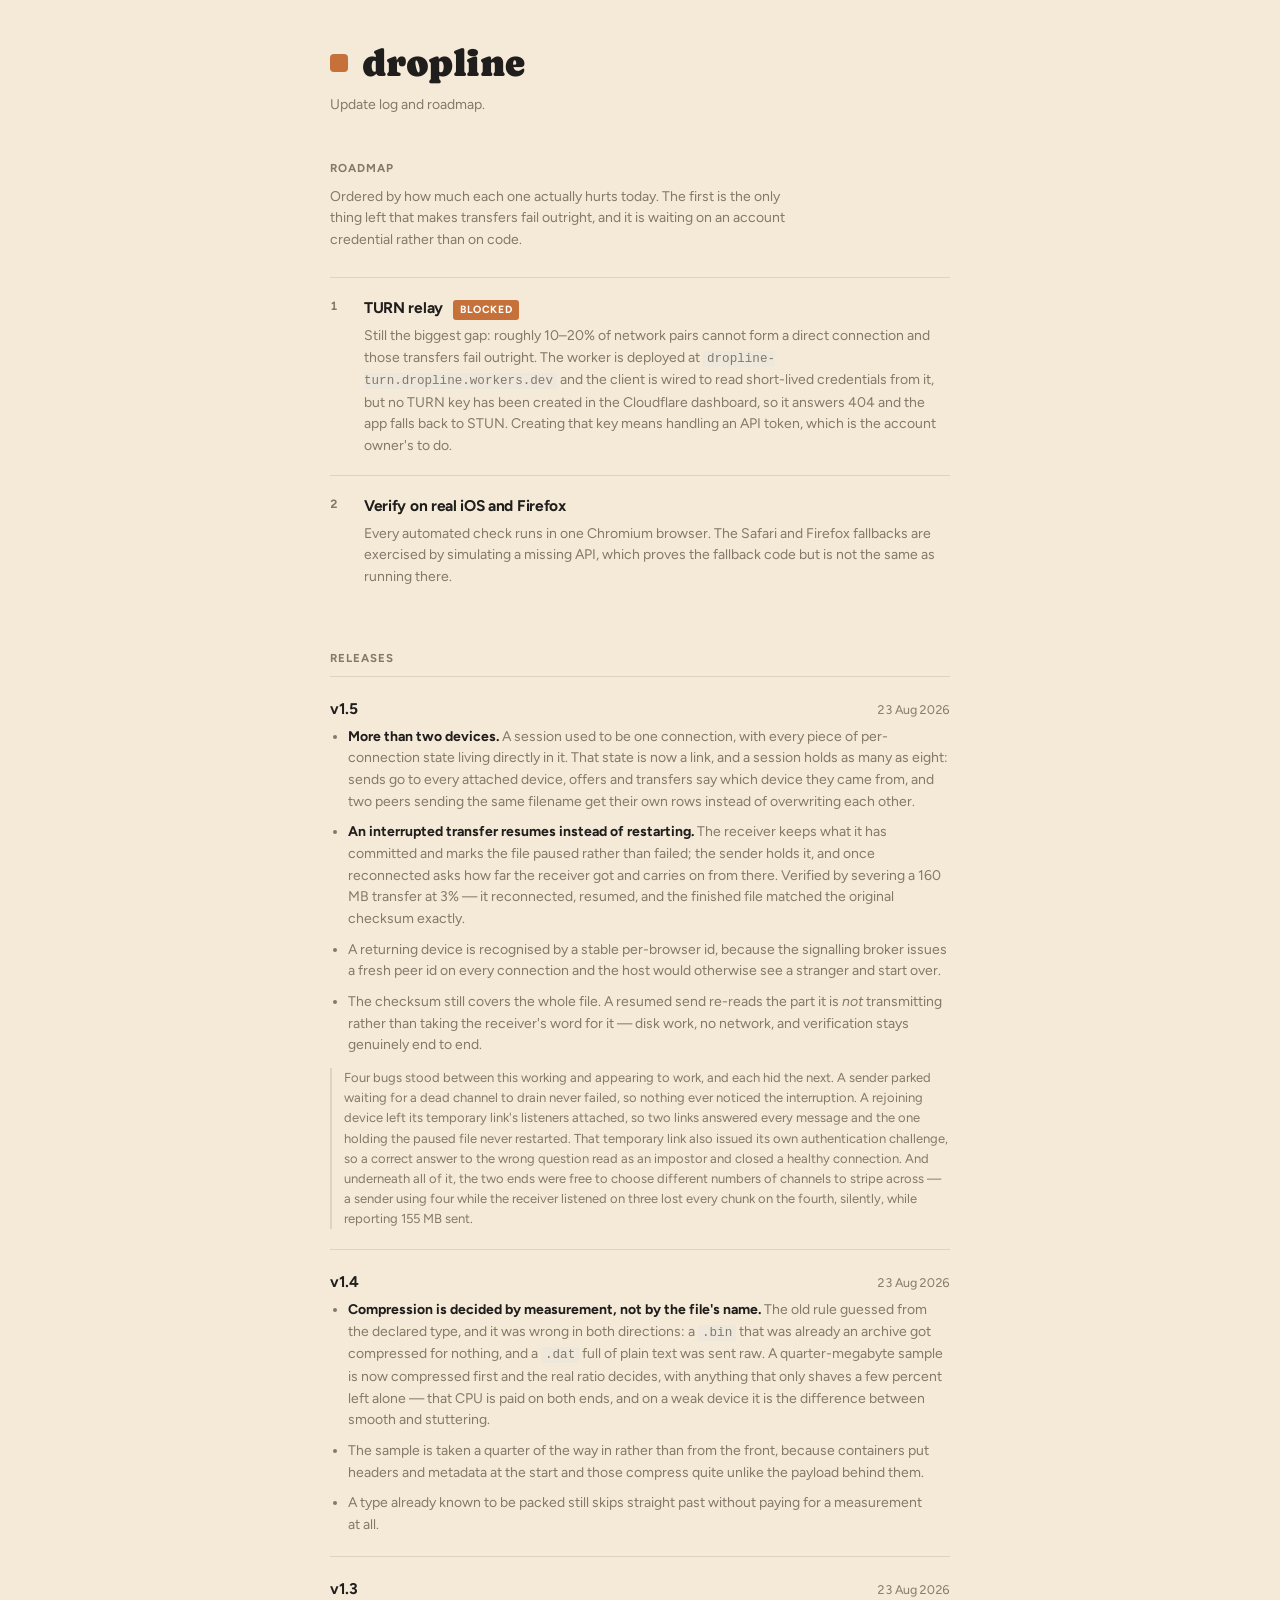
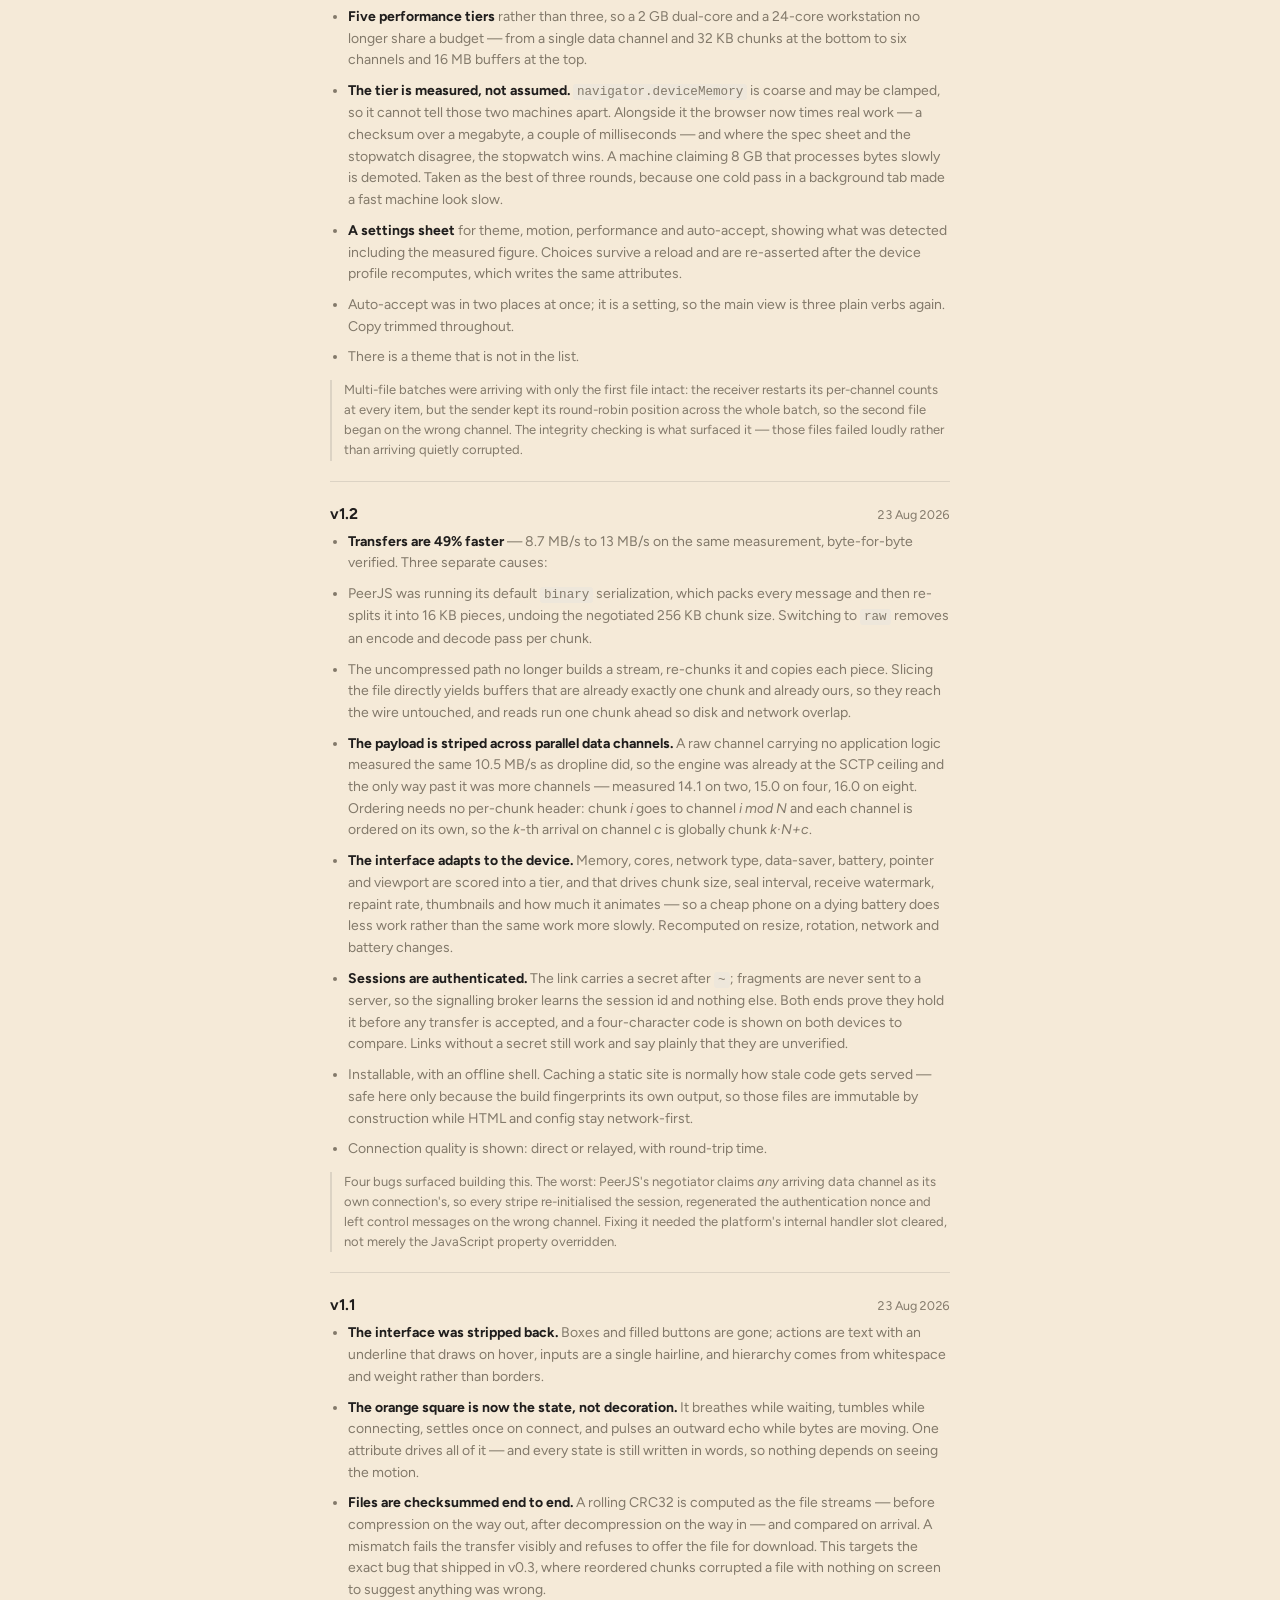
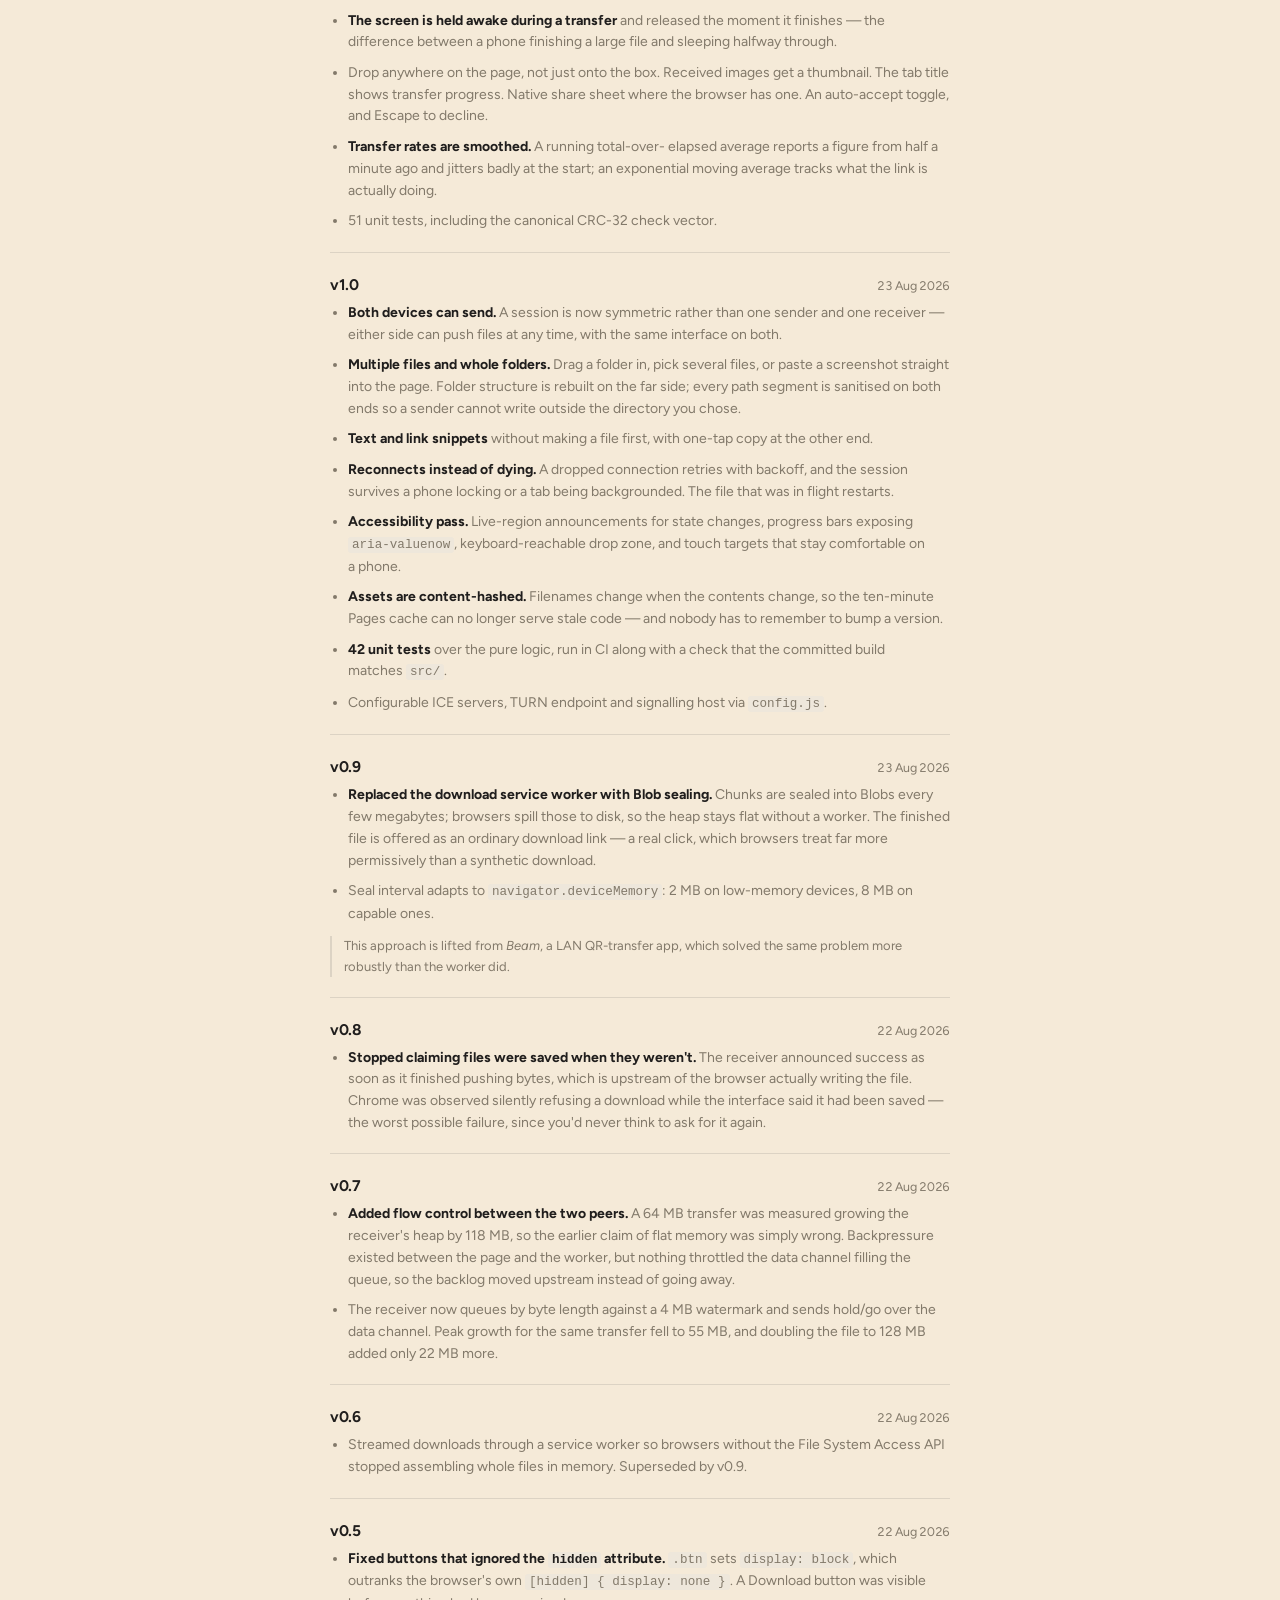
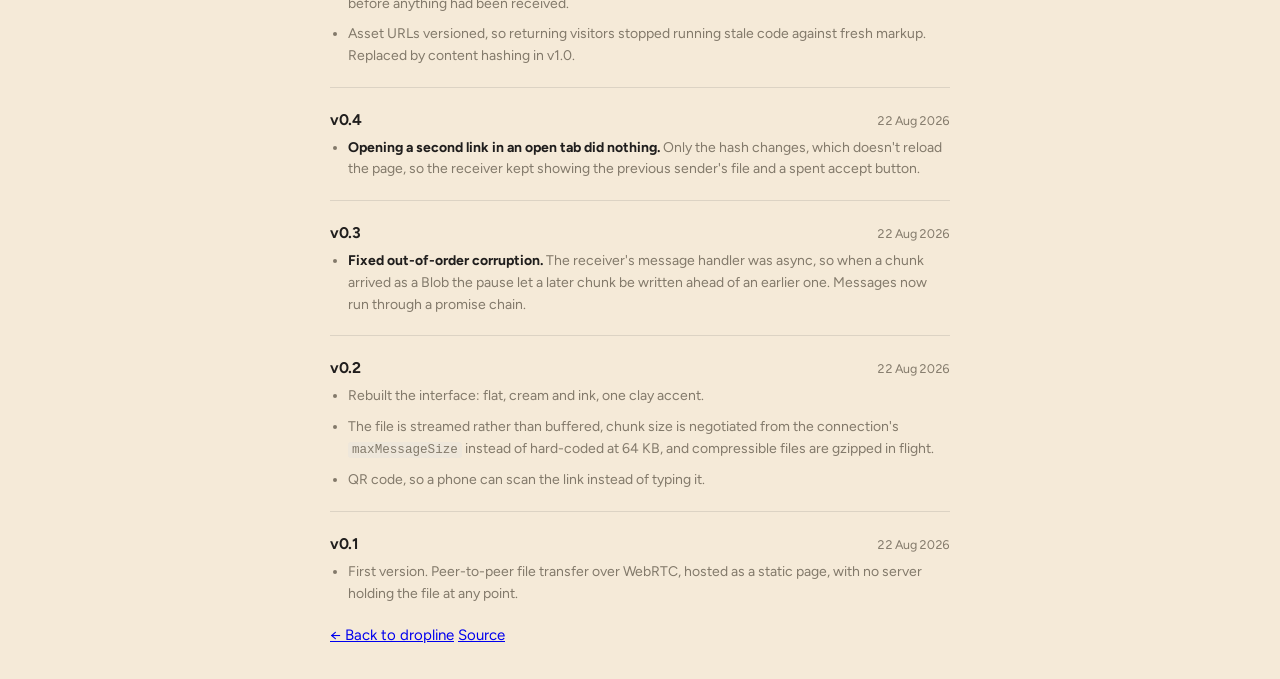
<file: updates.html>
<!DOCTYPE html>
<html lang="en">
<head>
<meta charset="utf-8">
<meta name="viewport" content="width=device-width, initial-scale=1">
<meta name="color-scheme" content="light dark">
<title>dropline — update log</title>
<meta name="description" content="Release notes and roadmap for dropline.">
<link rel="stylesheet" href="style.254a30c35a.css">
<link rel="icon" href="data:image/svg+xml,<svg xmlns='http://www.w3.org/2000/svg' viewBox='0 0 32 32'><rect width='32' height='32' rx='3' fill='%23D97757'/></svg>">
</head>
<body class="doc">

<main>
  <header>
    <h1 class="wordmark"><span class="mark" aria-hidden="true"><i></i></span>dropline</h1>
    <p class="lede">Update log and roadmap.</p>
  </header>

  <section class="panel">
    <h2 class="sect">Roadmap</h2>
    <p class="sect-note">
      Ordered by how much each one actually hurts today. The first is the only
      thing left that makes transfers fail outright, and it is waiting on an
      account credential rather than on code.
    </p>

    <ol class="road">
      <li>
        <h3>TURN relay <span class="tag tag-now">blocked</span></h3>
        <p>
          Still the biggest gap: roughly 10–20% of network pairs cannot form a
          direct connection and those transfers fail outright. The worker is
          deployed at <code>dropline-turn.dropline.workers.dev</code> and the
          client is wired to read short-lived credentials from it, but no TURN
          key has been created in the Cloudflare dashboard, so it answers 404
          and the app falls back to STUN. Creating that key means handling an
          API token, which is the account owner's to do.
        </p>
      </li>
      <li>
        <h3>Verify on real iOS and Firefox</h3>
        <p>
          Every automated check runs in one Chromium browser. The Safari and
          Firefox fallbacks are exercised by simulating a missing API, which
          proves the fallback code but is not the same as running there.
        </p>
      </li>
    </ol>
  </section>

  <section class="panel">
    <h2 class="sect">Releases</h2>

    <article class="rel">
      <h3>v1.5 <time datetime="2026-08-23">23 Aug 2026</time></h3>
      <ul>
        <li>
          <strong>More than two devices.</strong> A session used to be one
          connection, with every piece of per-connection state living directly
          in it. That state is now a link, and a session holds as many as eight:
          sends go to every attached device, offers and transfers say which
          device they came from, and two peers sending the same filename get
          their own rows instead of overwriting each other.
        </li>
        <li>
          <strong>An interrupted transfer resumes instead of restarting.</strong>
          The receiver keeps what it has committed and marks the file paused
          rather than failed; the sender holds it, and once reconnected asks how
          far the receiver got and carries on from there. Verified by severing a
          160 MB transfer at 3% — it reconnected, resumed, and the finished file
          matched the original checksum exactly.
        </li>
        <li>
          A returning device is recognised by a stable per-browser id, because
          the signalling broker issues a fresh peer id on every connection and
          the host would otherwise see a stranger and start over.
        </li>
        <li>
          The checksum still covers the whole file. A resumed send re-reads the
          part it is <em>not</em> transmitting rather than taking the receiver's
          word for it — disk work, no network, and verification stays genuinely
          end to end.
        </li>
      </ul>
      <p class="credit">
        Four bugs stood between this working and appearing to work, and each hid
        the next. A sender parked waiting for a dead channel to drain never
        failed, so nothing ever noticed the interruption. A rejoining device
        left its temporary link's listeners attached, so two links answered
        every message and the one holding the paused file never restarted. That
        temporary link also issued its own authentication challenge, so a
        correct answer to the wrong question read as an impostor and closed a
        healthy connection. And underneath all of it, the two ends were free to
        choose different numbers of channels to stripe across — a sender using
        four while the receiver listened on three lost every chunk on the
        fourth, silently, while reporting 155 MB sent.
      </p>
    </article>

    <article class="rel">
      <h3>v1.4 <time datetime="2026-08-23">23 Aug 2026</time></h3>
      <ul>
        <li>
          <strong>Compression is decided by measurement, not by the file's
          name.</strong> The old rule guessed from the declared type, and it was
          wrong in both directions: a <code>.bin</code> that was already an
          archive got compressed for nothing, and a <code>.dat</code> full of
          plain text was sent raw. A quarter-megabyte sample is now compressed
          first and the real ratio decides, with anything that only shaves a few
          percent left alone — that CPU is paid on both ends, and on a weak
          device it is the difference between smooth and stuttering.
        </li>
        <li>
          The sample is taken a quarter of the way in rather than from the
          front, because containers put headers and metadata at the start and
          those compress quite unlike the payload behind them.
        </li>
        <li>
          A type already known to be packed still skips straight past without
          paying for a measurement at all.
        </li>
      </ul>
    </article>

    <article class="rel">
      <h3>v1.3 <time datetime="2026-08-23">23 Aug 2026</time></h3>
      <ul>
        <li>
          <strong>Five performance tiers</strong> rather than three, so a 2 GB
          dual-core and a 24-core workstation no longer share a budget — from a
          single data channel and 32 KB chunks at the bottom to six channels and
          16 MB buffers at the top.
        </li>
        <li>
          <strong>The tier is measured, not assumed.</strong>
          <code>navigator.deviceMemory</code> is coarse and may be clamped, so
          it cannot tell those two machines apart. Alongside it the browser now
          times real work — a checksum over a megabyte, a couple of milliseconds
          — and where the spec sheet and the stopwatch disagree, the stopwatch
          wins. A machine claiming 8 GB that processes bytes slowly is demoted.
          Taken as the best of three rounds, because one cold pass in a
          background tab made a fast machine look slow.
        </li>
        <li>
          <strong>A settings sheet</strong> for theme, motion, performance and
          auto-accept, showing what was detected including the measured figure.
          Choices survive a reload and are re-asserted after the device profile
          recomputes, which writes the same attributes.
        </li>
        <li>
          Auto-accept was in two places at once; it is a setting, so the main
          view is three plain verbs again. Copy trimmed throughout.
        </li>
        <li>There is a theme that is not in the list.</li>
      </ul>
      <p class="credit">
        Multi-file batches were arriving with only the first file intact: the
        receiver restarts its per-channel counts at every item, but the sender
        kept its round-robin position across the whole batch, so the second file
        began on the wrong channel. The integrity checking is what surfaced it —
        those files failed loudly rather than arriving quietly corrupted.
      </p>
    </article>

    <article class="rel">
      <h3>v1.2 <time datetime="2026-08-23">23 Aug 2026</time></h3>
      <ul>
        <li>
          <strong>Transfers are 49% faster</strong> — 8.7 MB/s to 13 MB/s on the
          same measurement, byte-for-byte verified. Three separate causes:
        </li>
        <li>
          PeerJS was running its default <code>binary</code> serialization,
          which packs every message and then re-splits it into 16 KB pieces,
          undoing the negotiated 256 KB chunk size. Switching to
          <code>raw</code> removes an encode and decode pass per chunk.
        </li>
        <li>
          The uncompressed path no longer builds a stream, re-chunks it and
          copies each piece. Slicing the file directly yields buffers that are
          already exactly one chunk and already ours, so they reach the wire
          untouched, and reads run one chunk ahead so disk and network overlap.
        </li>
        <li>
          <strong>The payload is striped across parallel data channels.</strong>
          A raw channel carrying no application logic measured the same
          10.5 MB/s as dropline did, so the engine was already at the SCTP
          ceiling and the only way past it was more channels — measured 14.1 on
          two, 15.0 on four, 16.0 on eight. Ordering needs no per-chunk header:
          chunk <em>i</em> goes to channel <em>i mod N</em> and each channel is
          ordered on its own, so the <em>k</em>-th arrival on channel <em>c</em>
          is globally chunk <em>k·N+c</em>.
        </li>
        <li>
          <strong>The interface adapts to the device.</strong> Memory, cores,
          network type, data-saver, battery, pointer and viewport are scored
          into a tier, and that drives chunk size, seal interval, receive
          watermark, repaint rate, thumbnails and how much it animates — so a
          cheap phone on a dying battery does less work rather than the same
          work more slowly. Recomputed on resize, rotation, network and battery
          changes.
        </li>
        <li>
          <strong>Sessions are authenticated.</strong> The link carries a secret
          after <code>~</code>; fragments are never sent to a server, so the
          signalling broker learns the session id and nothing else. Both ends
          prove they hold it before any transfer is accepted, and a
          four-character code is shown on both devices to compare. Links
          without a secret still work and say plainly that they are unverified.
        </li>
        <li>
          Installable, with an offline shell. Caching a static site is normally
          how stale code gets served — safe here only because the build
          fingerprints its own output, so those files are immutable by
          construction while HTML and config stay network-first.
        </li>
        <li>
          Connection quality is shown: direct or relayed, with round-trip time.
        </li>
      </ul>
      <p class="credit">
        Four bugs surfaced building this. The worst: PeerJS's negotiator claims
        <em>any</em> arriving data channel as its own connection's, so every
        stripe re-initialised the session, regenerated the authentication nonce
        and left control messages on the wrong channel. Fixing it needed the
        platform's internal handler slot cleared, not merely the JavaScript
        property overridden.
      </p>
    </article>

    <article class="rel">
      <h3>v1.1 <time datetime="2026-08-23">23 Aug 2026</time></h3>
      <ul>
        <li>
          <strong>The interface was stripped back.</strong> Boxes and filled
          buttons are gone; actions are text with an underline that draws on
          hover, inputs are a single hairline, and hierarchy comes from
          whitespace and weight rather than borders.
        </li>
        <li>
          <strong>The orange square is now the state, not decoration.</strong>
          It breathes while waiting, tumbles while connecting, settles once on
          connect, and pulses an outward echo while bytes are moving. One
          attribute drives all of it — and every state is still written in
          words, so nothing depends on seeing the motion.
        </li>
        <li>
          <strong>Files are checksummed end to end.</strong> A rolling CRC32 is
          computed as the file streams — before compression on the way out,
          after decompression on the way in — and compared on arrival. A
          mismatch fails the transfer visibly and refuses to offer the file for
          download. This targets the exact bug that shipped in v0.3, where
          reordered chunks corrupted a file with nothing on screen to suggest
          anything was wrong.
        </li>
        <li>
          <strong>The screen is held awake during a transfer</strong> and
          released the moment it finishes — the difference between a phone
          finishing a large file and sleeping halfway through.
        </li>
        <li>
          Drop anywhere on the page, not just onto the box. Received images get
          a thumbnail. The tab title shows transfer progress. Native share sheet
          where the browser has one. An auto-accept toggle, and Escape to
          decline.
        </li>
        <li>
          <strong>Transfer rates are smoothed.</strong> A running total-over-
          elapsed average reports a figure from half a minute ago and jitters
          badly at the start; an exponential moving average tracks what the link
          is actually doing.
        </li>
        <li>51 unit tests, including the canonical CRC-32 check vector.</li>
      </ul>
    </article>

    <article class="rel">
      <h3>v1.0 <time datetime="2026-08-23">23 Aug 2026</time></h3>
      <ul>
        <li>
          <strong>Both devices can send.</strong> A session is now symmetric
          rather than one sender and one receiver — either side can push files
          at any time, with the same interface on both.
        </li>
        <li>
          <strong>Multiple files and whole folders.</strong> Drag a folder in,
          pick several files, or paste a screenshot straight into the page.
          Folder structure is rebuilt on the far side; every path segment is
          sanitised on both ends so a sender cannot write outside the directory
          you chose.
        </li>
        <li>
          <strong>Text and link snippets</strong> without making a file first,
          with one-tap copy at the other end.
        </li>
        <li>
          <strong>Reconnects instead of dying.</strong> A dropped connection
          retries with backoff, and the session survives a phone locking or a
          tab being backgrounded. The file that was in flight restarts.
        </li>
        <li>
          <strong>Accessibility pass.</strong> Live-region announcements for
          state changes, progress bars exposing <code>aria-valuenow</code>,
          keyboard-reachable drop zone, and touch targets that stay comfortable
          on a phone.
        </li>
        <li>
          <strong>Assets are content-hashed.</strong> Filenames change when the
          contents change, so the ten-minute Pages cache can no longer serve
          stale code — and nobody has to remember to bump a version.
        </li>
        <li>
          <strong>42 unit tests</strong> over the pure logic, run in CI along
          with a check that the committed build matches <code>src/</code>.
        </li>
        <li>
          Configurable ICE servers, TURN endpoint and signalling host via
          <code>config.js</code>.
        </li>
      </ul>
    </article>

    <article class="rel">
      <h3>v0.9 <time datetime="2026-08-23">23 Aug 2026</time></h3>
      <ul>
        <li>
          <strong>Replaced the download service worker with Blob sealing.</strong>
          Chunks are sealed into Blobs every few megabytes; browsers spill those
          to disk, so the heap stays flat without a worker. The finished file is
          offered as an ordinary download link — a real click, which browsers
          treat far more permissively than a synthetic download.
        </li>
        <li>
          Seal interval adapts to <code>navigator.deviceMemory</code>: 2 MB on
          low-memory devices, 8 MB on capable ones.
        </li>
      </ul>
      <p class="credit">
        This approach is lifted from <em>Beam</em>, a LAN QR-transfer app, which
        solved the same problem more robustly than the worker did.
      </p>
    </article>

    <article class="rel">
      <h3>v0.8 <time datetime="2026-08-22">22 Aug 2026</time></h3>
      <ul>
        <li>
          <strong>Stopped claiming files were saved when they weren't.</strong>
          The receiver announced success as soon as it finished pushing bytes,
          which is upstream of the browser actually writing the file. Chrome was
          observed silently refusing a download while the interface said it had
          been saved — the worst possible failure, since you'd never think to ask
          for it again.
        </li>
      </ul>
    </article>

    <article class="rel">
      <h3>v0.7 <time datetime="2026-08-22">22 Aug 2026</time></h3>
      <ul>
        <li>
          <strong>Added flow control between the two peers.</strong> A 64 MB
          transfer was measured growing the receiver's heap by 118 MB, so the
          earlier claim of flat memory was simply wrong. Backpressure existed
          between the page and the worker, but nothing throttled the data
          channel filling the queue, so the backlog moved upstream instead of
          going away.
        </li>
        <li>
          The receiver now queues by byte length against a 4 MB watermark and
          sends hold/go over the data channel. Peak growth for the same transfer
          fell to 55 MB, and doubling the file to 128 MB added only 22 MB more.
        </li>
      </ul>
    </article>

    <article class="rel">
      <h3>v0.6 <time datetime="2026-08-22">22 Aug 2026</time></h3>
      <ul>
        <li>
          Streamed downloads through a service worker so browsers without the
          File System Access API stopped assembling whole files in memory.
          Superseded by v0.9.
        </li>
      </ul>
    </article>

    <article class="rel">
      <h3>v0.5 <time datetime="2026-08-22">22 Aug 2026</time></h3>
      <ul>
        <li>
          <strong>Fixed buttons that ignored the <code>hidden</code> attribute.</strong>
          <code>.btn</code> sets <code>display: block</code>, which outranks the
          browser's own <code>[hidden] { display: none }</code>. A Download
          button was visible before anything had been received.
        </li>
        <li>
          Asset URLs versioned, so returning visitors stopped running stale code
          against fresh markup. Replaced by content hashing in v1.0.
        </li>
      </ul>
    </article>

    <article class="rel">
      <h3>v0.4 <time datetime="2026-08-22">22 Aug 2026</time></h3>
      <ul>
        <li>
          <strong>Opening a second link in an open tab did nothing.</strong> Only
          the hash changes, which doesn't reload the page, so the receiver kept
          showing the previous sender's file and a spent accept button.
        </li>
      </ul>
    </article>

    <article class="rel">
      <h3>v0.3 <time datetime="2026-08-22">22 Aug 2026</time></h3>
      <ul>
        <li>
          <strong>Fixed out-of-order corruption.</strong> The receiver's message
          handler was async, so when a chunk arrived as a Blob the pause let a
          later chunk be written ahead of an earlier one. Messages now run
          through a promise chain.
        </li>
      </ul>
    </article>

    <article class="rel">
      <h3>v0.2 <time datetime="2026-08-22">22 Aug 2026</time></h3>
      <ul>
        <li>Rebuilt the interface: flat, cream and ink, one clay accent.</li>
        <li>
          The file is streamed rather than buffered, chunk size is negotiated
          from the connection's <code>maxMessageSize</code> instead of hard-coded
          at 64 KB, and compressible files are gzipped in flight.
        </li>
        <li>QR code, so a phone can scan the link instead of typing it.</li>
      </ul>
    </article>

    <article class="rel">
      <h3>v0.1 <time datetime="2026-08-22">22 Aug 2026</time></h3>
      <ul>
        <li>
          First version. Peer-to-peer file transfer over WebRTC, hosted as a
          static page, with no server holding the file at any point.
        </li>
      </ul>
    </article>
  </section>

  <footer>
    <a href="./">← Back to dropline</a>
    <a href="https://github.com/jidiotspam-hue/dropline">Source</a>
  </footer>
</main>

</body>
</html>
</file>
<file: style.254a30c35a.css>
/* dropline — Organic: cream paper, ink, a clay accent, a sage green for
   verified/good states. Flat by intent: no shadows, no gradients, no glass.
   Almost no borders. Hierarchy comes from whitespace and weight; motion
   carries state. */

@import url('https://fonts.googleapis.com/css2?family=Caprasimo&family=Figtree:wght@400;600;700&display=swap');

:root {
  --paper: #F5EAD8;
  --raised: #EEE7DB;
  --ink: #201E1D;
  --muted: #82796A;
  --faint: #C0B6A5;
  --rule: #DCD3C4;
  --clay: #C67139;
  --clay-strong: #B2622D;
  --clay-strong-hover: #8C491A;
  --ok: #56633F;
  --bad: #9C3A22;

  --font-heading: "Caprasimo", ui-sans-serif, system-ui, sans-serif;
  --font-body: "Figtree", ui-sans-serif, -apple-system, BlinkMacSystemFont, "Segoe UI",
               "Helvetica Neue", Arial, sans-serif;

  --step: clamp(28px, 5.5vw, 44px);
  --ease: cubic-bezier(.32, .72, 0, 1);
}

@media (prefers-color-scheme: dark) {
  :root {
    --paper: #1B1815;
    --raised: #241F19;
    --ink: #F5EAD8;
    --muted: #A89D8A;
    --faint: #4A4234;
    --rule: #372F26;
    --clay-strong: #F6A06B;
    --clay-strong-hover: #FFC6A5;
    --ok: #AEBF92;
    --bad: #E3A187;
  }
}

*, *::before, *::after { box-sizing: border-box; }

/* The hidden attribute only gets display:none from the UA sheet, which any
   author rule setting display outranks. */
[hidden] { display: none !important; }

html { -webkit-text-size-adjust: 100%; }

body {
  margin: 0;
  min-height: 100svh;
  display: grid;
  place-items: center;
  padding: var(--step) 24px;
  background: var(--paper);
  color: var(--ink);
  font-family: var(--font-body);
  font-size: 15px;
  line-height: 1.55;
  -webkit-font-smoothing: antialiased;
}

#app { width: 100%; max-width: 440px; }

.sr-only {
  position: absolute; width: 1px; height: 1px;
  margin: -1px; padding: 0; overflow: hidden;
  clip: rect(0 0 0 0); white-space: nowrap; border: 0;
}

/* ── the mark: one square that carries every state ── */

.wordmark {
  display: flex;
  align-items: center;
  gap: 14px;
  margin: 0;
  font-family: var(--font-heading);
  font-weight: 400;
  font-size: clamp(30px, 7vw, 38px);
  letter-spacing: -0.015em;
  line-height: 1;
}

.mark {
  position: relative;
  width: 18px;
  height: 18px;
  flex: none;
}

.mark i {
  position: absolute;
  inset: 0;
  display: block;
  border-radius: 4px;
  background: var(--clay);
  transform-origin: center;
  animation: breathe 3.2s var(--ease) infinite;
}

/* A second square echoes outward while a transfer is moving. */
.mark::after {
  content: '';
  position: absolute;
  inset: 0;
  border-radius: 4px;
  border: 1.5px solid var(--clay);
  opacity: 0;
  pointer-events: none;
}

@keyframes breathe {
  0%, 100% { transform: scale(1);    opacity: .55; }
  50%      { transform: scale(.82);  opacity: 1; }
}

@keyframes spin {
  0%   { transform: rotate(0deg)   scale(1); border-radius: 4px; }
  50%  { transform: rotate(180deg) scale(.7); border-radius: 50%; }
  100% { transform: rotate(360deg) scale(1); border-radius: 4px; }
}

@keyframes echo {
  0%   { transform: scale(1);   opacity: .7; }
  100% { transform: scale(2.6); opacity: 0; }
}

@keyframes settle {
  0%   { transform: scale(.6) rotate(-25deg); }
  60%  { transform: scale(1.12) rotate(4deg); }
  100% { transform: scale(1) rotate(0deg); }
}

/* connecting / reconnecting — the square tumbles */
#app[data-state="connecting"]   .mark i,
#app[data-state="reconnecting"] .mark i { animation: spin 1.1s var(--ease) infinite; opacity: 1; }

/* connected — settles once, then holds steady */
#app[data-state="connected"] .mark i { animation: settle .5s var(--ease) 1 both; opacity: 1; }

/* transferring — steady square, echo pulsing outward */
#app[data-state="busy"] .mark i { animation: none; opacity: 1; }
#app[data-state="busy"] .mark::after { animation: echo 1.3s var(--ease) infinite; }

/* failed — square goes still and red */
#app[data-state="failed"] .mark i { animation: none; opacity: 1; background: var(--bad); }

.statusline {
  margin: 12px 0 0;
  font-size: 13.5px;
  color: var(--muted);
  min-height: 1.55em;
  font-variant-numeric: tabular-nums;
}

/* ── views ── */

.view { margin-top: var(--step); animation: rise .34s var(--ease) both; }

@keyframes rise {
  from { opacity: 0; transform: translateY(6px); }
  to   { opacity: 1; transform: none; }
}

/* ── invite ── */

.qr {
  width: 176px;
  height: 176px;
  color: var(--ink);
  animation: rise .4s var(--ease) both;
}

.qr svg { display: block; width: 100%; height: 100%; }

.invite-actions { margin-top: 22px; }

input[type="text"] {
  display: block;
  width: 100%;
  padding: 0 0 9px;
  color: var(--muted);
  background: none;
  border: 0;
  border-bottom: 1px solid var(--rule);
  border-radius: 0;
  font-family: ui-monospace, SFMono-Regular, "SF Mono", Menlo, monospace;
  font-size: 12.5px;
  text-overflow: ellipsis;
  transition: border-color .2s var(--ease), color .2s var(--ease);
}

input[type="text"]:focus {
  outline: none;
  color: var(--ink);
  border-color: var(--clay);
}

textarea {
  display: block;
  width: 100%;
  min-height: 60px;
  padding: 12px 16px;
  color: var(--ink);
  background: var(--raised);
  border: 1px solid var(--rule);
  border-radius: 16px;
  font: inherit;
  font-size: 14.5px;
  resize: vertical;
  transition: border-color .2s var(--ease);
}

textarea:focus {
  outline: none;
  border-color: var(--clay);
}

.hint { margin: 16px 0 0; font-size: 12.5px; color: var(--muted); }

/* ── actions: text buttons, no boxes ── */

.row { display: flex; align-items: center; gap: 20px; margin-top: 14px; flex-wrap: wrap; }
.row-acts { margin-top: 16px; }

.act {
  position: relative;
  padding: 4px 0;
  border: 0;
  background: none;
  color: var(--muted);
  font: inherit;
  font-family: var(--font-heading);
  font-weight: 400;
  font-size: 14px;
  cursor: pointer;
  transition: color .18s var(--ease);
}

.act::after {
  content: '';
  position: absolute;
  left: 0; bottom: 1px;
  width: 100%; height: 1.5px;
  background: currentColor;
  transform: scaleX(0);
  transform-origin: left;
  transition: transform .26s var(--ease);
}

.act:hover, .act:focus-visible { color: var(--ink); outline: none; }
.act:hover::after, .act:focus-visible::after { transform: scaleX(1); }
.act:disabled { opacity: .4; cursor: default; }

/* strong: the primary action on a screen — colored, underline always on */
.act-strong { color: var(--clay-strong); }
.act-strong::after { transform: scaleX(1); background: var(--clay-strong); }
.act-strong:hover, .act-strong:focus-visible { color: var(--clay-strong-hover); }
.act-strong:hover::after, .act-strong:focus-visible::after { background: var(--clay-strong-hover); }

/* accent: colored like strong, but the underline only draws in on hover —
   for actions that are useful but not the thing the screen wants you to do */
.act-accent { color: var(--clay-strong); }
.act-accent:hover, .act-accent:focus-visible { color: var(--clay-strong-hover); }
.act-accent:hover::after, .act-accent:focus-visible::after { background: var(--clay-strong-hover); }

.auto {
  margin-left: auto;
  display: inline-flex;
  align-items: center;
  gap: 6px;
  font-size: 12.5px;
  color: var(--muted);
  cursor: pointer;
  user-select: none;
}

.auto input { accent-color: var(--clay); margin: 0; }

:focus-visible { outline: 2px solid var(--clay); outline-offset: 3px; }

/* ── drop ── */

.drop {
  display: flex;
  flex-direction: column;
  align-items: center;
  justify-content: center;
  gap: 2px;
  padding: 40px 28px;
  border: 1px dashed var(--faint);
  border-radius: 28px;
  cursor: pointer;
  text-align: center;
  transition: border-color .22s var(--ease), background-color .22s var(--ease),
              transform .22s var(--ease);
}

.drop:hover, .drop:focus-visible { border-color: var(--clay); background: var(--raised); outline: none; }
.drop-title { font-family: var(--font-heading); font-weight: 400; font-size: 22px; }
.drop-sub { font-size: 13px; color: var(--muted); }

/* full-page drag veil */
.veil {
  position: fixed;
  inset: 0;
  display: grid;
  place-items: center;
  background: color-mix(in srgb, var(--paper) 88%, transparent);
  opacity: 0;
  pointer-events: none;
  transition: opacity .18s var(--ease);
  z-index: 10;
}

.veil span {
  padding: 16px 30px;
  border: 1px dashed var(--clay);
  border-radius: 999px;
  color: var(--clay-strong-hover);
  font-family: var(--font-heading);
  font-weight: 400;
  font-size: 18px;
  transform: scale(.96);
  transition: transform .18s var(--ease);
}

body.dragging .veil { opacity: 1; }
body.dragging .veil span { transform: scale(1); }

/* ── offer ── */

.offer {
  margin-bottom: 26px;
  padding-left: 18px;
  border-left: 2px solid var(--clay);
  animation: rise .3s var(--ease) both;
}

.offer-summary {
  margin: 0;
  font-family: var(--font-heading);
  font-weight: 400;
  font-size: 19px;
  line-height: 1.25;
  text-wrap: pretty;
}

/* ── text composer ── */

.text-wrap { margin-top: 18px; animation: rise .26s var(--ease) both; }
.text-wrap .act { margin-top: 12px; }

/* ── transfer list ── */

.list { list-style: none; margin: var(--step) 0 0; padding: 0; }

.row-item {
  padding: 16px 0;
  border-top: 1px solid var(--rule);
  animation: rise .32s var(--ease) both;
}

.list .row-item:first-child { border-top: 0; }

.item-head { display: flex; align-items: center; gap: 10px; }

.item-dir {
  flex: none;
  width: 14px;
  font-size: 12px;
  color: var(--muted);
  text-align: center;
}

.row-item[data-dir="in"] .item-dir { color: var(--clay); }

.item-thumb {
  flex: none;
  width: 28px; height: 28px;
  border-radius: 8px;
  object-fit: cover;
  background: var(--raised);
  animation: rise .3s var(--ease) both;
}

.item-name {
  flex: 1;
  min-width: 0;
  font-size: 14.5px;
  font-weight: 600;
  overflow: hidden;
  text-overflow: ellipsis;
  white-space: nowrap;
}

.item-size { flex: none; font-size: 12.5px; color: var(--muted); font-variant-numeric: tabular-nums; }

.bar {
  position: relative;
  height: 1.5px;
  margin-top: 10px;
  background: var(--rule);
  overflow: hidden;
}

.bar-fill {
  height: 100%;
  width: 0;
  background: var(--clay);
  transition: width .25s var(--ease);
}

/* A sheen travels the completed portion while bytes are moving. */
.row-item[data-state="active"] .bar::after {
  content: '';
  position: absolute;
  inset: 0;
  background: linear-gradient(90deg, transparent, color-mix(in srgb, var(--clay) 55%, var(--paper)), transparent);
  animation: sheen 1.4s linear infinite;
}

@keyframes sheen {
  from { transform: translateX(-100%); }
  to   { transform: translateX(100%); }
}

.row-item[data-state="done"] .bar-fill { background: var(--ok); }
.row-item[data-state="failed"] .bar-fill { background: var(--bad); }
.row-item[data-state="offered"] .bar,
.row-item[data-state="declined"] .bar { opacity: .4; }

.item-foot {
  display: flex;
  align-items: center;
  justify-content: space-between;
  gap: 14px;
  margin-top: 8px;
}

.item-state { font-size: 12.5px; color: var(--muted); font-variant-numeric: tabular-nums; }
.row-item[data-state="failed"] .item-state { color: var(--bad); }

.check {
  color: var(--ok);
  font-weight: 700;
  animation: settle .4s var(--ease) both;
  display: inline-block;
}

.snippet {
  margin: 12px 0 0;
  padding: 12px 14px;
  max-height: 170px;
  overflow: auto;
  background: var(--raised);
  border-radius: 16px;
  font-family: ui-monospace, SFMono-Regular, "SF Mono", Menlo, monospace;
  font-size: 12.5px;
  white-space: pre-wrap;
  overflow-wrap: anywhere;
}

.stats {
  margin: 20px 0 0;
  font-size: 12.5px;
  color: var(--muted);
  font-variant-numeric: tabular-nums;
}

.err { margin: 0 0 16px; color: var(--bad); font-size: 14px; }

/* ── footer ── */

.foot {
  display: flex;
  justify-content: space-between;
  gap: 16px;
  margin-top: var(--step);
  padding-top: 16px;
  border-top: 1px solid var(--rule);
  font-size: 12px;
  color: var(--muted);
}

.foot a { color: var(--clay-strong); text-decoration: none; transition: color .18s var(--ease); }
.foot a:hover { color: var(--clay-strong-hover); }
.foot-links { display: flex; gap: 16px; }

/* ── update log page ── */

body.doc { place-items: start center; }
body.doc .mark i { animation: none; opacity: 1; }
body.doc #app, body.doc main { width: 100%; max-width: 620px; }

.sect {
  margin: 0 0 8px;
  font-size: 11.5px;
  font-weight: 700;
  letter-spacing: 0.09em;
  text-transform: uppercase;
  color: var(--muted);
}

.sect-note { margin: 0 0 26px; color: var(--muted); font-size: 14px; max-width: 52ch; }
.lede { margin: 12px 0 0; color: var(--muted); font-size: 14px; }
.panel { margin-top: var(--step); }

.road { margin: 0; padding: 0; list-style: none; counter-reset: road; }

.road li {
  position: relative;
  padding: 18px 0 18px 34px;
  border-top: 1px solid var(--rule);
  counter-increment: road;
}

.road li::before {
  content: counter(road);
  position: absolute;
  left: 0; top: 19px;
  font-size: 12px;
  font-weight: 700;
  color: var(--muted);
  font-variant-numeric: tabular-nums;
}

.road h3, .rel h3 {
  display: flex;
  align-items: baseline;
  gap: 10px;
  margin: 0 0 5px;
  font-size: 15.5px;
  font-weight: 700;
  letter-spacing: -0.02em;
}

.road p { margin: 0; color: var(--muted); font-size: 14px; text-wrap: pretty; }

.tag {
  padding: 2px 7px;
  border-radius: 3px;
  font-size: 10.5px;
  font-weight: 700;
  letter-spacing: 0.06em;
  text-transform: uppercase;
}

.tag-now { background: var(--clay); color: #fff; }
.tag-done { background: var(--ok); color: var(--paper); }

.rel { padding: 20px 0; border-top: 1px solid var(--rule); }

.rel h3 time {
  margin-left: auto;
  font-size: 12.5px;
  font-weight: 400;
  color: var(--muted);
  font-variant-numeric: tabular-nums;
}

.rel ul { margin: 0; padding-left: 18px; }
.rel li { margin-bottom: 9px; color: var(--muted); font-size: 14px; text-wrap: pretty; }
.rel li:last-child { margin-bottom: 0; }
.rel strong { color: var(--ink); font-weight: 700; }

.credit {
  margin: 12px 0 0;
  padding-left: 12px;
  border-left: 2px solid var(--rule);
  font-size: 13px;
  color: var(--muted);
}

code {
  padding: 1px 4px;
  border-radius: 3px;
  background: var(--raised);
  font-family: ui-monospace, SFMono-Regular, "SF Mono", Menlo, monospace;
  font-size: 0.9em;
}

/* ── responsive ── */

@media (pointer: coarse) {
  .act { padding: 10px 0; font-size: 14.5px; }
  .row { gap: 22px; }
  /* Keep every tappable thing at or above the 24px minimum target size. */
  .foot a { display: inline-block; padding: 5px 0; }
  .auto { padding: 6px 0; }
}

@media (max-width: 420px) {
  .foot { flex-direction: column; gap: 8px; }
  .auto { margin-left: 0; width: 100%; }
}

/* Motion is decoration here; state is always also carried by text. */
@media (prefers-reduced-motion: reduce) {
  *, *::before, *::after {
    animation-duration: .001ms !important;
    animation-iteration-count: 1 !important;
    transition-duration: .001ms !important;
  }
  .mark i { opacity: 1 !important; }
}

/* ── device-adaptive layer ───────────────────────────────────────
   DL.device publishes tier / form / density / motion on <html>; the rules
   below are the only place those decisions turn into pixels. */

:root[data-density="compact"] { --step: 22px; }
:root[data-density="cosy"]    { --step: 32px; }
:root[data-density="roomy"]   { --step: 44px; }

:root[data-form="phone"]   #app { max-width: 100%; }
:root[data-form="tablet"]  #app { max-width: 520px; }
:root[data-form="desktop"] #app { max-width: 440px; }

/* A phone gets bigger type and a taller drop target; a desktop gets neither. */
:root[data-form="phone"] body { font-size: 16px; }
:root[data-form="phone"] .drop { padding: 46px 24px; }
:root[data-form="phone"] .drop-title { font-size: 24px; }
:root[data-form="desktop"] .drop { padding: 34px 28px; }
:root[data-form="phone"] .wordmark { font-size: 30px; gap: 12px; }
:root[data-form="phone"] .mark { width: 16px; height: 16px; }

/* Low-end or data-saving devices drop the decorative work first: the sheen
   repaints a gradient every frame, and the echo animates a second layer. */
:root[data-motion="minimal"] .row-item[data-state="active"] .bar::after,
:root[data-motion="none"]    .row-item[data-state="active"] .bar::after { display: none; }
:root[data-motion="minimal"] #app[data-state="busy"] .mark::after { animation: none; opacity: .35; }
:root[data-motion="none"] .mark i { animation: none !important; opacity: 1; }
:root[data-motion="none"] .view,
:root[data-motion="none"] .row-item { animation: none; }

/* Manual theme override beats the system preference. */
:root[data-theme="light"] {
  --paper: #F5EAD8; --raised: #EEE7DB; --ink: #201E1D;
  --muted: #82796A; --faint: #C0B6A5; --rule: #DCD3C4;
  --clay-strong: #B2622D; --clay-strong-hover: #8C491A;
  --ok: #56633F; --bad: #9C3A22;
}
:root[data-theme="dark"] {
  --paper: #1B1815; --raised: #241F19; --ink: #F5EAD8;
  --muted: #A89D8A; --faint: #4A4234; --rule: #372F26;
  --clay-strong: #F6A06B; --clay-strong-hover: #FFC6A5;
  --ok: #AEBF92; --bad: #E3A187;
}

/* ── verification ── */

.verify {
  display: flex;
  align-items: baseline;
  flex-wrap: wrap;
  gap: 8px 12px;
  margin-top: 22px;
  padding-left: 18px;
  border-left: 2px solid var(--faint);
  transition: border-color .3s var(--ease);
}

.verify[data-state="verified"] { border-left-color: var(--ok); }
.verify[data-state="unverified"] { border-left-color: var(--bad); }

.verify-label {
  font-size: 11px;
  font-weight: 700;
  letter-spacing: 0.09em;
  text-transform: uppercase;
  color: var(--muted);
}

.verify-code {
  font-family: var(--font-heading);
  font-weight: 400;
  font-size: 40px;
  line-height: 1;
  letter-spacing: 0.1em;
  color: var(--ink);
}

.verify[data-state="verified"] .verify-code { color: var(--ok); }
.verify-note { flex-basis: 100%; font-size: 12px; color: var(--muted); }

/* ── connection quality ── */

.linkq { margin: 6px 0 0; font-size: 12.5px; color: var(--muted); }
.linkq[data-relayed="true"]::before { content: '⇄ '; }
.linkq[data-relayed="false"]::before { content: '→ '; }

/* ── footer controls ── */

.foot-meta { color: var(--muted); }

.foot-btn {
  padding: 0;
  border: 0;
  background: none;
  color: var(--clay-strong);
  font: inherit;
  font-size: 12px;
  cursor: pointer;
  transition: color .18s var(--ease);
}

.foot-btn:hover { color: var(--clay-strong-hover); }

/* ── laufey ──
   Unlocked, not listed. Dusk colours: the clay square becomes a muted rose. */

:root[data-theme="laufey"] {
  --paper: #F3EAF3;
  --raised: #E8DCEA;
  --ink: #241B2E;
  --muted: #695A75;
  --faint: #C6B4CE;
  --rule: #DDCEE2;
  --clay: #9C5F82;
  --ok: #55786A;
  --bad: #9E4A57;
}

@media (prefers-color-scheme: dark) {
  :root[data-theme="laufey"] {
    --paper: #191320;
    --raised: #221A2B;
    --ink: #EDE4F0;
    --muted: #9C90A6;
    --faint: #3D3247;
    --rule: #2C2436;
    --clay: #C78FAC;
    --ok: #7FB39C;
    --bad: #E08C97;
  }
}

/* ── settings sheet ── */

.sheet {
  width: min(380px, calc(100vw - 32px));
  padding: 0;
  border: 1px solid var(--rule);
  border-radius: 28px;
  background: var(--paper);
  color: var(--ink);
}

.sheet::backdrop { background: color-mix(in srgb, var(--ink) 28%, transparent); }

.sheet[open] { animation: sheetIn .22s var(--ease) both; }

@keyframes sheetIn {
  from { opacity: 0; transform: translateY(8px) scale(.98); }
  to   { opacity: 1; transform: none; }
}

.sheet-body { padding: 22px; }

.sheet-head {
  display: flex;
  align-items: baseline;
  justify-content: space-between;
  margin-bottom: 20px;
}

.sheet-title {
  margin: 0;
  font-family: var(--font-heading);
  font-weight: 400;
  font-size: 20px;
}

.sheet-close {
  padding: 3px 10px;
  border: 1px solid var(--rule);
  border-radius: 999px;
  background: none;
  color: var(--muted);
  font: inherit;
  font-size: 11px;
  cursor: pointer;
}

.sheet-close:hover { border-color: var(--ink); color: var(--ink); }

.pref { margin: 0 0 20px; padding: 0; border: 0; }
.pref:last-child { margin-bottom: 0; }

.pref legend {
  padding: 0 0 10px;
  font-size: 11px;
  font-weight: 700;
  letter-spacing: 0.09em;
  text-transform: uppercase;
  color: var(--muted);
}

.choices { display: flex; flex-wrap: wrap; gap: 8px; }

.choices label {
  display: inline-flex;
  align-items: center;
  gap: 7px;
  padding: 8px 14px;
  border: 1px solid var(--rule);
  border-radius: 999px;
  font-size: 13px;
  cursor: pointer;
  transition: border-color .15s var(--ease), color .15s var(--ease);
}

.choices label:hover { border-color: var(--ink); }
.choices input { accent-color: var(--clay); margin: 0; }
.choices label:has(input:checked) { border-color: var(--clay); color: var(--ink); }

.switch {
  display: inline-flex;
  align-items: center;
  gap: 8px;
  font-size: 13.5px;
  cursor: pointer;
}

.switch input { accent-color: var(--clay); margin: 0; }

.pref-note { margin: 9px 0 0; font-size: 12px; color: var(--muted); }

/* ── toast ── */

.toast {
  position: fixed;
  left: 50%;
  bottom: 28px;
  transform: translateX(-50%);
  padding: 10px 18px;
  border-radius: 6px;
  background: var(--ink);
  color: var(--paper);
  font-size: 13px;
  font-weight: 600;
  letter-spacing: .02em;
  z-index: 20;
  animation: toastIn .3s var(--ease) both;
}

.toast.out { opacity: 0; transition: opacity .5s var(--ease); }

@keyframes toastIn {
  from { opacity: 0; transform: translate(-50%, 10px); }
  to   { opacity: 1; transform: translate(-50%, 0); }
}

/* A paused transfer is waiting to resume, not broken — say so quietly. */
.row-item[data-state="paused"] .bar-fill { background: var(--muted); }
.row-item[data-state="paused"] .bar::after { display: none; }
.row-item[data-state="paused"] .item-state { color: var(--muted); font-style: italic; }
</file>
